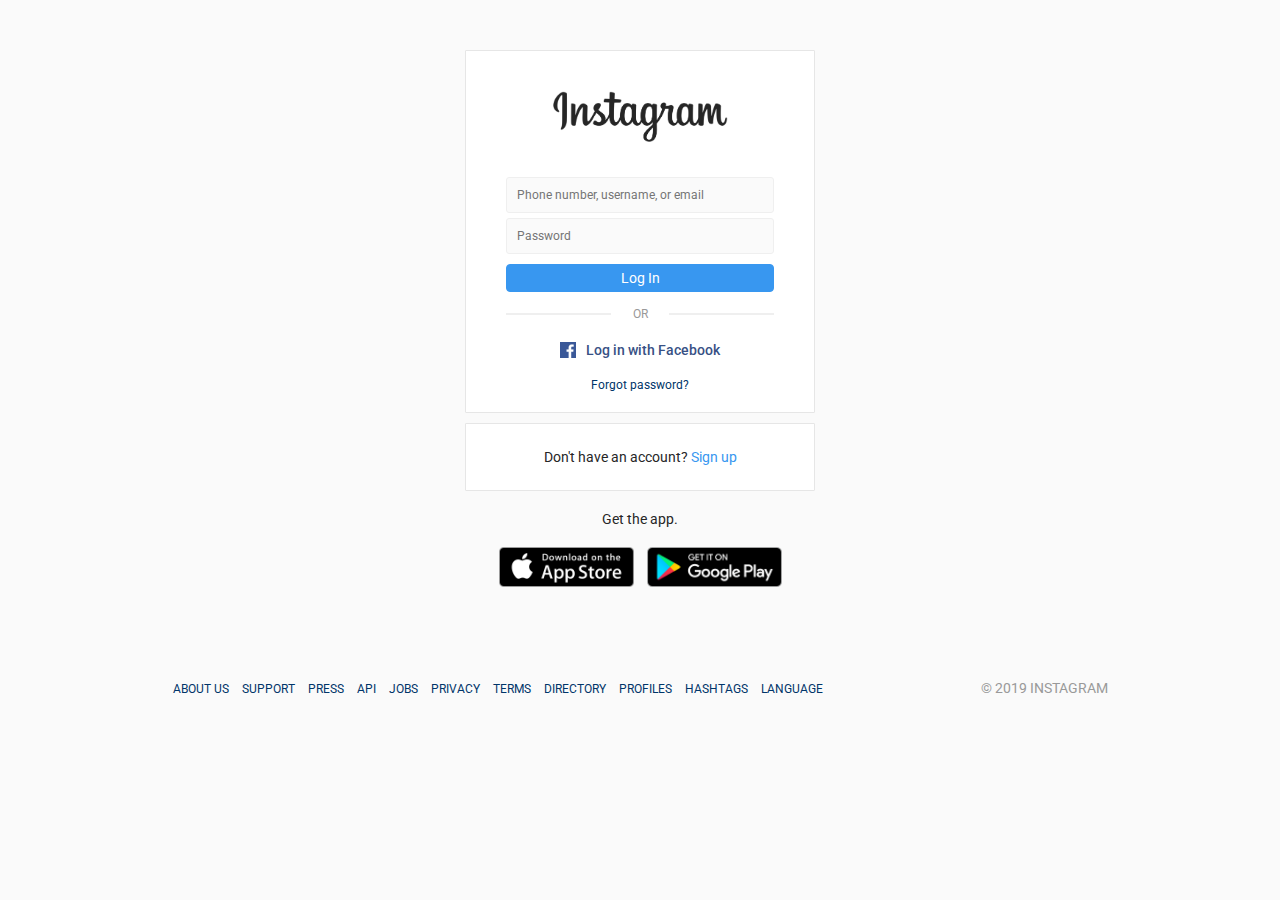
<file: Instagram-Login-Page/index.html>
<!DOCTYPE html>
<html lang="en">
<head>
	<meta charset="UTF-8">
	<title>Instagram Login Page</title>
	<link rel="stylesheet" href="styles.css">
</head>
<body>

<div class="wrapper">
	<div class="header">
		<div class="top">
			<div class="logo">
				<img src="instagram.png" alt="instagram" style="width: 175px;">
			</div>
			<div class="form">
				<div class="input_field">
					<input type="text" placeholder="Phone number, username, or email" class="input">
				</div>
				<div class="input_field">
					<input type="password" placeholder="Password" class="input">
				</div>
				<div class="btn"><a href="#">Log In</a></div>
			</div>
			<div class="or">
				<div class="line"></div>
				<p>OR</p>
				<div class="line"></div>
			</div>
			<div class="dif">
				<div class="fb">
					<img src="facebook.png" alt="facebook">
					<p>Log in with Facebook</p>
				</div>
				<div class="forgot">
					<a href="#">Forgot password?</a>
				</div>
			</div>
		</div>
		<div class="signup">
			<p>Don't have an account? <a href="#">Sign up</a></p>
		</div>
		<div class="apps">
			<p>Get the app.</p>
			<div class="icons">
				<a href="#"><img src="appstore.png" alt="appstore"></a>
				<a href="#"><img src="googleplay.png" alt="googleplay"></a>
			</div>
		</div>
	</div>
	<div class="footer">
		<div class="links">
			<ul>
				<li><a href="#">ABOUT US</a></li>
				<li><a href="#">SUPPORT</a></li>
				<li><a href="#">PRESS</a></li>
				<li><a href="#">API</a></li>
				<li><a href="#">JOBS</a></li>
				<li><a href="#">PRIVACY</a></li>
				<li><a href="#">TERMS</a></li>
				<li><a href="#">DIRECTORY</a></li>
				<li><a href="#">PROFILES</a></li>
				<li><a href="#">HASHTAGS</a></li>
				<li><a href="#">LANGUAGE</a></li>
			</ul>
		</div>
		<div class="copyright">
			© 2019 INSTAGRAM
		</div>
	</div>
</div>

</body>
</html>
</file>
<file: Instagram-Login-Page/styles.css>
@import url('https://fonts.googleapis.com/css?family=Roboto&display=swap');

*{
	margin: 0;
	padding: 0;
	box-sizing: border-box;
	outline: none;
	list-style: none;
	text-decoration: none;
	font-family: 'Roboto', sans-serif;
}

body{
	background: #fafafa;
	font-size: 14px;
}

.wrapper .header{
	max-width: 350px;
	width: 100%;
	height: auto;
	margin: 50px auto;
}

.wrapper .header .top,
.wrapper .signup{
	background: #fff;
    border: 1px solid #e6e6e6;
    border-radius: 1px;
    padding: 40px 40px 20px;
}

.wrapper .header .logo img{
	display: block;
	margin: 0 auto 35px;
}

.wrapper .header .form .input_field{
	margin-bottom: 5px;
}

.wrapper .header .form .input_field .input{
	width: 100%;
	background: #fafafa;
	border: 1px solid #efefef;
	font-size: 12px;
	border-radius: 3px;
	color: #262626;
	padding: 10px;
}

.wrapper .header .form .input_field .input:focus{
	border: 1px solid #b2b2b2;
}

.wrapper .header .form .btn{
	margin: 10px 0;
	background-color: #3897f0;
    border: 1px solid #3897f0;
    border-radius: 4px;
    text-align: center;
    padding: 5px;
}

.wrapper .header .form .btn a{
	color: #fff;
	display: block;
}

.wrapper .header .or{
	display: flex;
	justify-content: space-between;
	align-items: center;
	height: 15px;
	margin: 15px 0 20px;
}

.wrapper .header .or .line{
	width: 105px;
	height: 2px;
	background: #efefef
}

.wrapper .header .or p{
	color: #999;
	font-size: 12px;
}

.wrapper .dif .fb{
	display: flex;
	justify-content: center;
	align-items: center;
}

.wrapper .dif .fb img{
	width: 16px;
	height: 16px;
}

.wrapper .dif  .fb p{
	color: #385185;
	font-weight: 500;
	margin-left: 10px;
}

.wrapper .dif .forgot{
	font-size: 12px;
	text-align: center;
	margin-top: 20px;
}

.wrapper .dif .forgot a{
	color: #003569;
}

.wrapper .signup{
	margin: 10px 0 20px;
	padding: 25px 40px;
	text-align: center;
	color: #262626;
}

.wrapper .signup a{
	color: #3897f0;
}

.wrapper .apps{
	text-align: center;
	color: #262626;
}

.wrapper .apps p{
	margin-bottom: 20px;
}

.wrapper .apps a img{
	width: 135px;
	height: 40px;
	margin: 0 5px;
}

.footer{
	max-width: 935px;
	width: 100%;
	margin: 0 auto;
	padding: 40px 0;
	display: flex;
	justify-content: space-between;
}

.footer .links ul li{
	display: inline-block;
	margin-right: 10px;
}

.footer .links ul li a{
	color: #003569;
	font-size: 12px;
}

.footer .copyright{
	color: #999;	
}
</file>
